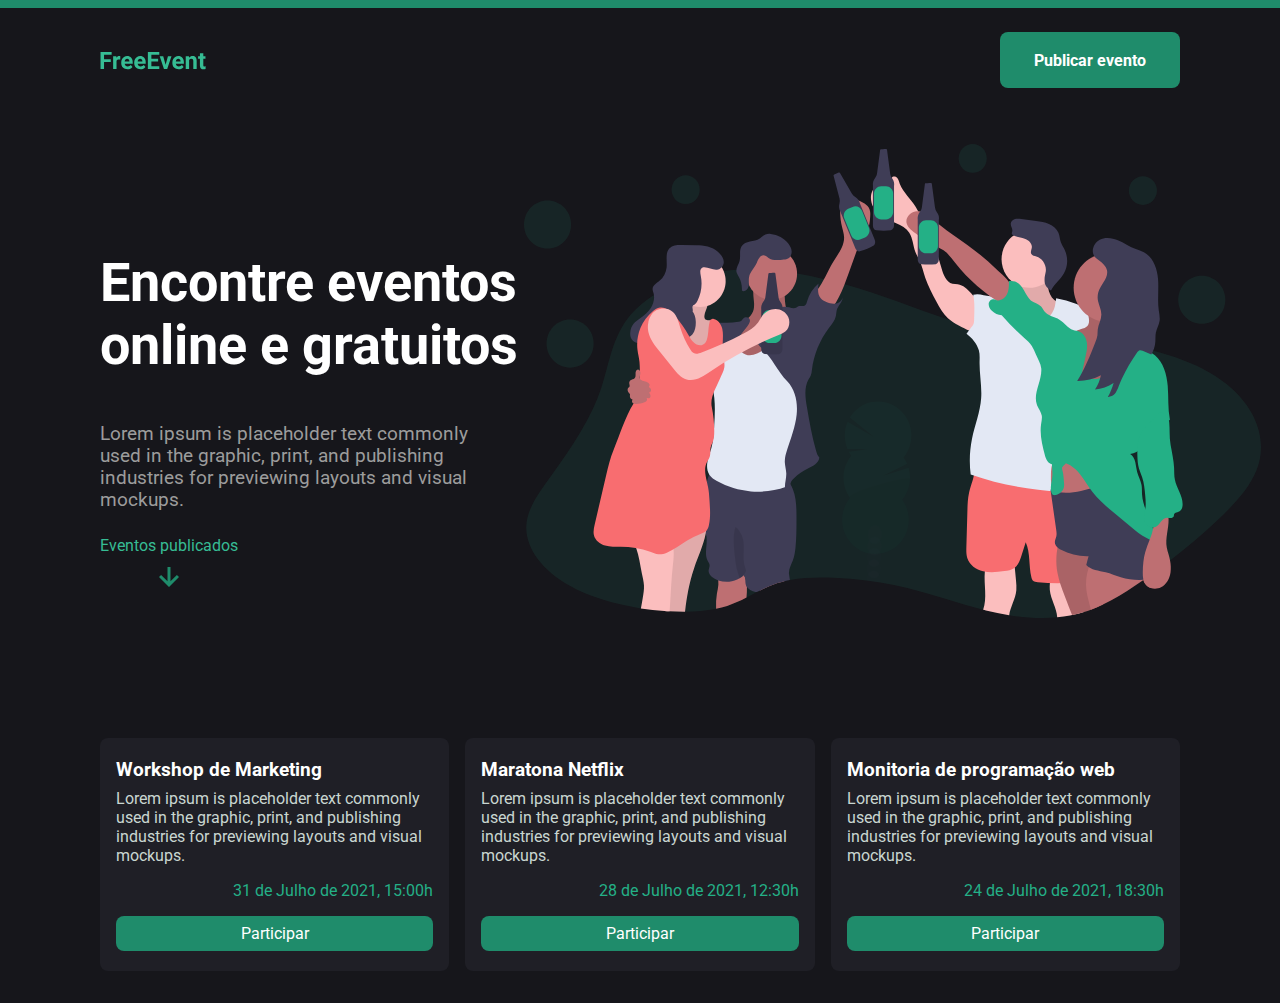
<file: index.html>
<!DOCTYPE html>

<html lang="pt-br">
  <head>
    <meta charset="UTF-8">
    <title>FreeEvent</title>
    <meta name="viewport" content="width=device-width, initial-scale=1" />
    <link href="css/app.css" rel="stylesheet">
    <link href="css/home.css" rel="stylesheet">
    <link href="https://fonts.googleapis.com/css2?family=Roboto:wght@400;500;700&display=swap" rel="stylesheet">
  </head>
  <body>
    <div class="container">
      <header>
        <a href="#">
          <img class="logo" src="assets/logo.svg" alt="freeEvent" />
        </a>
        <div class="btn">
          <a href="pages/new-event/">
            <button class="btn-register">Publicar evento</button>
          </a>
        </div>
      </header>
      <main>
        <div class="banner">
          <div class="title">
            <h1>Encontre eventos online e gratuitos</h1>
            <h3>Lorem ipsum is placeholder text commonly used in the graphic, 
              print, and publishing industries for previewing layouts and visual mockups.</h3>
          </div>
          <img class="hero-img" src="assets/hero.svg" alt="festa" />
          
          <div class="arrow">
            <span>Eventos publicados</span>
            <a href="#events">
              <img src="assets/down-arrow.svg" alt="arrow">
            </a>
          </div>
        </div>
        <div id="events" class="content">
          <ul class="events">
            <li class="event">
              <h5 class="event__title">Workshop de Marketing</h5>
              <p class="event__description">
                Lorem ipsum is placeholder text commonly used in the graphic, 
                print, and publishing industries for previewing layouts and visual mockups.
              </p>
              <span class="event__date">31 de Julho de 2021, 15:00h</span>
              <a class="event__link" href="https://meet.google.com/btj-ddffhhf">Participar</a>
            </li>
            <li class="event">
              <h5 class="event__title">Maratona Netflix</h5>
              <p class="event__description">
                Lorem ipsum is placeholder text commonly used in the graphic, 
                print, and publishing industries for previewing layouts and visual mockups.
              </p>
              <span class="event__date">28 de Julho de 2021, 12:30h</span>
              <a class="event__link" href="https://meet.google.com/btj-ddffhhf">Participar</a>
            </li>
            <li class="event">
              <h5 class="event__title">Monitoria de programação web</h5>
              <p class="event__description">
                Lorem ipsum is placeholder text commonly used in the graphic, 
                print, and publishing industries for previewing layouts and visual mockups.
              </p>
              <span class="event__date">24 de Julho de 2021, 18:30h</span>
              <a class="event__link" href="https://meet.google.com/btj-ddffhhf">Participar</a>
            </li>
          </ul>
        </div>
      </main>
    </div>
  </body>
</html>
</file>
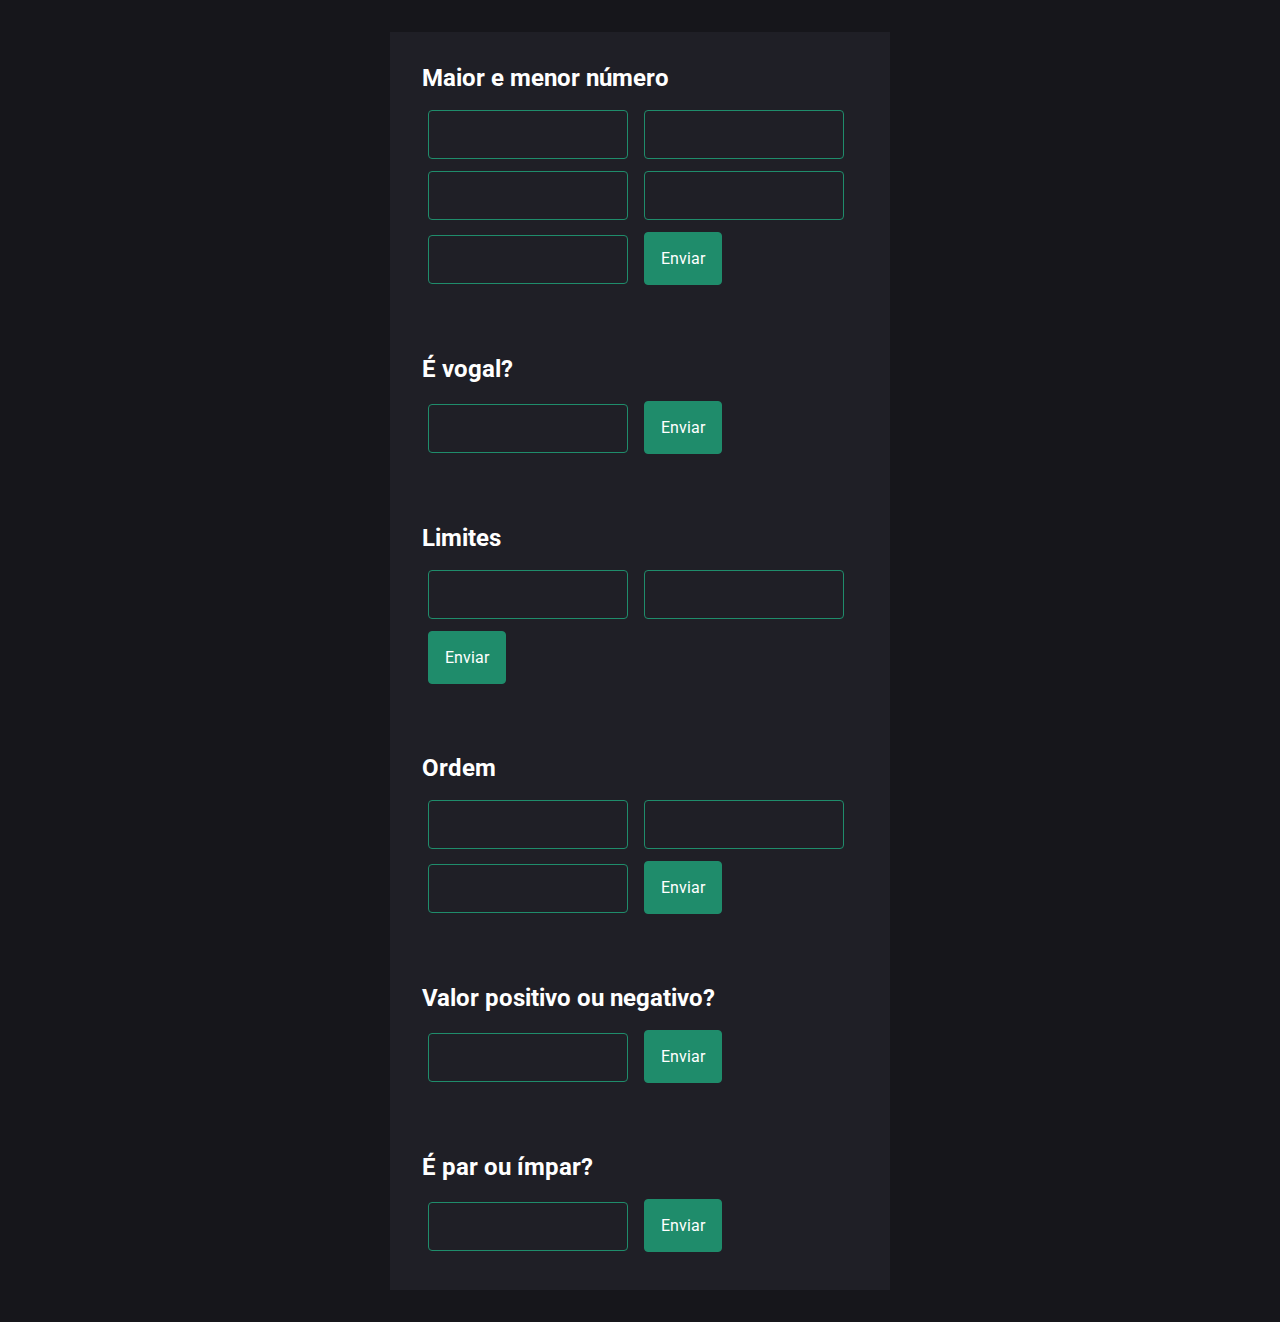
<file: pages/functions/index.html>
<!DOCTYPE html>
<html lang="en">
  <head>
    <meta charset="UTF-8">
    <title>FreeEvent</title>
    <meta name="viewport" content="width=device-width, initial-scale=1" />
    <link href="../../css/app.css" rel="stylesheet">
    <link href="../../css/functions.css" rel="stylesheet">
    <link href="https://fonts.googleapis.com/css2?family=Roboto:wght@400;500;700&display=swap" rel="stylesheet">
  </head>
  <body>
    <div class="container">
      <main>
        <form id="maior-menor">
          <h1>Maior e menor número</h1>
          <input type="number" name="number">
          <input type="number" name="number">
          <input type="number" name="number">
          <input type="number" name="number">
          <input type="number" name="number">
          <input type="submit" value="Enviar">
        </form>

        <form id="vogal">
          <h1>É vogal?</h1>
          <input type="text" id="caracter">
          <input type="submit" value="Enviar">
        </form>

        <form id="limites">
          <h1>Limites</h1>
          <input type="number" id="inferior">
          <input type="number" id="superior">
          <input type="submit" value="Enviar">
        </form>

        <form id="ordem">
          <h1>Ordem</h1>
          <input type="number" name="valor">
          <input type="number" name="valor">
          <input type="number" name="valor">
          <input type="submit" value="Enviar">
        </form>

        <form id="positivo-negativo">
          <h1>Valor positivo ou negativo?</h1>
          <input type="number" id="valor">
          <input type="submit" value="Enviar">
        </form>

        <form id="par-impar">
          <h1>É par ou ímpar?</h1>
          <input type="number" id="valor-form6">
          <input type="submit" value="Enviar">
        </form>
      </main>
    </div>
  </body>
  <script>
    // MAIOR MENOR
    const form1 = document.getElementById('maior-menor');
    form1.addEventListener('submit', (event) => {
      event.preventDefault(); // stop form submission

      let numbers = [];
      form1.querySelectorAll('[name]').forEach((elem) => {
        if (elem.value)
          numbers.push(parseInt(elem.value));
      });

      MAIOR_MENOR(numbers[0], numbers[1], numbers[2], numbers[3], numbers[4])

      function MAIOR_MENOR(a, b, c, d, e) {
        let maior = Math.max(a, b, c, d, e)
        let menor = Math.min(a, b, c, d, e)

        alert("Menor valor: "+menor+ "\nMaior valor: "+maior)
      }
    });


    // VOGAL
    const form2 = document.getElementById('vogal');
    form2.addEventListener('submit', (event) => {
      event.preventDefault(); // stop form submission

      VOGAL(document.getElementById("caracter").value)

      function VOGAL(c) {
        const vogais = ["a", "e", "i", "o", "u"]
        alert(vogais.includes(c) ? 1 : 0)
      }
    });

    
    // LIMITES
    const form3 = document.getElementById('limites');
    form3.addEventListener('submit', (event) => {
      event.preventDefault(); // stop form submission

      const inferior = document.getElementById("inferior").value
      const superior = document.getElementById("superior").value

      LIMITES(parseInt(inferior), parseInt(superior))

      function LIMITES(li, ls) {
        let pares = []
        let soma = 0

        // intervalo aberto não inclui as extremidades
        for (let i = li+1; i < ls; i++) {
          if (i%2==0) {
            pares.push(i)
            soma += i; // entendi que é a soma dos pares
          }
        }

        alert("Números pares: "+pares.join(" , ")
        +"\nSomatória: "+soma)
      }
    });
    

    // ORDEM
    const form4 = document.getElementById('ordem');
    form4.addEventListener('submit', (event) => {
      event.preventDefault(); // stop form submission

      let numbers = [];
      form4.querySelectorAll('[name]').forEach((elem) => {
        if (elem.value)
          numbers.push(parseInt(elem.value));
      });

      ORDEM(numbers[0], numbers[1], numbers[2])

      function ORDEM(a, b, c) {
        
        const ordenados = [a, b, c].sort(function(a, b) {
                          return a - b;
                        })
        alert("Ordenados: "+ordenados.join(" , "))
      }
    });


    // Positivo ou negativo
    const form5 = document.getElementById('positivo-negativo');
    form5.addEventListener('submit', (event) => {
      event.preventDefault(); // stop form submission

      const result = POSITIVO_NEGATIVO(document.getElementById("valor").value)
      alert(result ? "Valor positivo" : "Valor negativo")

      function POSITIVO_NEGATIVO(x) {
        return x >= 0 ? true : false
      }
    });
  
  
    // Par-ímpar
    const form6 = document.getElementById('par-impar');
    form6.addEventListener('submit', (event) => {
      event.preventDefault(); // stop form submission

      const result = PAR_IMPAR(document.getElementById("valor-form6").value)
      alert(result ? "Valor é par" : "Valor é impar")

      function PAR_IMPAR(x) {
        return x%2 == 0 ? true : false
      }
    });
  </script>
</html>
</file>
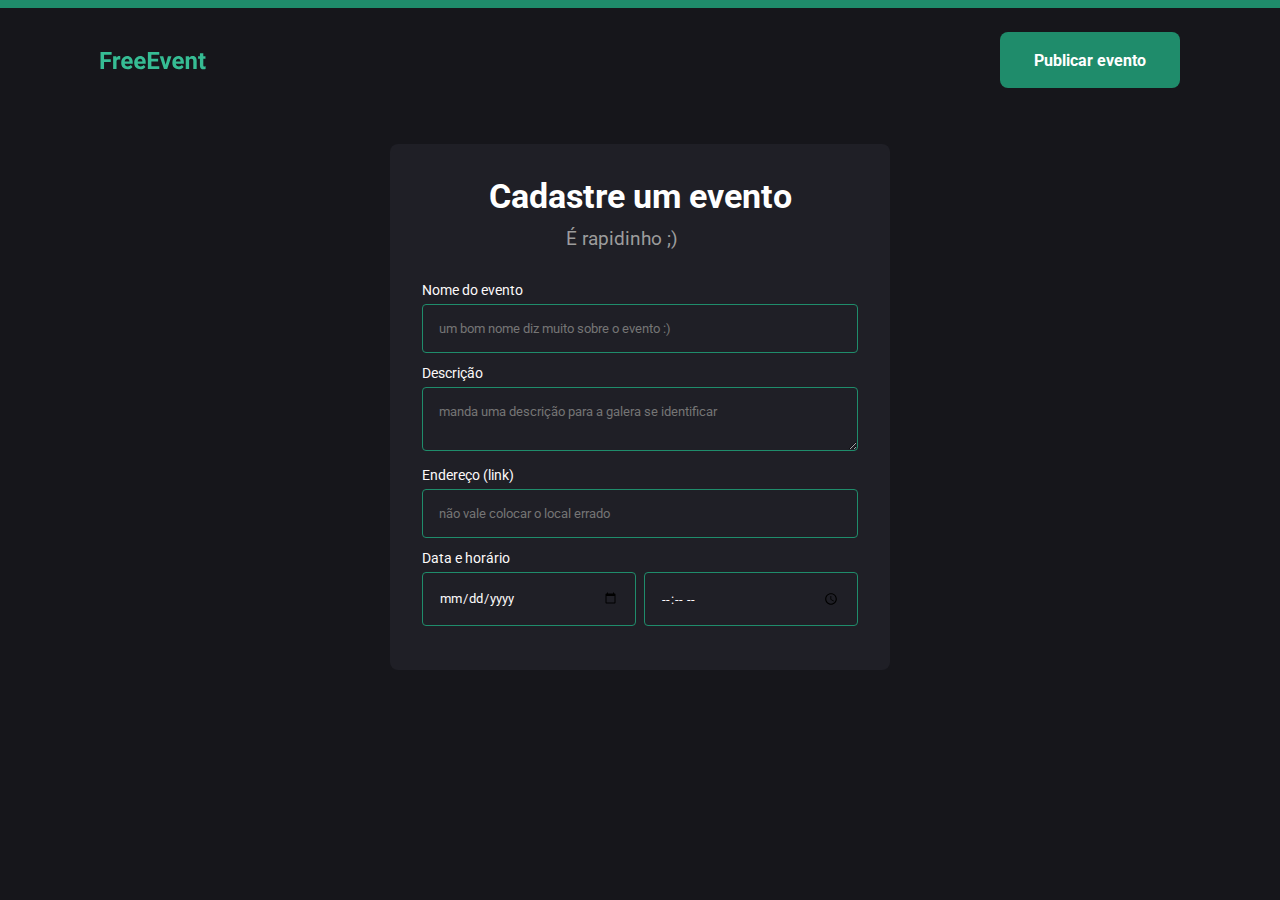
<file: pages/new-event/index.html>
<!DOCTYPE html>
<html lang="en">
  <head>
    <meta charset="UTF-8">
    <title>FreeEvent</title>
    <meta name="viewport" content="width=device-width, initial-scale=1" />
    <link href="../../css/app.css" rel="stylesheet">
    <link href="../../css/new-event.css" rel="stylesheet">
    <link href="https://fonts.googleapis.com/css2?family=Roboto:wght@400;500;700&display=swap" rel="stylesheet">
    <script src="script.js"></script>
  </head>
  <body>
    <div class="container">
      <header>
        <a href="../../index.html">
          <img class="logo" src="../../assets/logo.svg" alt="freeEvent" />
        </a>
        <div class="btn">
          <button class="btn-register" onclick="handleSubmit()">Publicar evento</button>
        </div>
      </header>
      <main>
        <div id="form-box">
          <div class="title">
            <h1>Cadastre um evento</h1>
            <h3>É rapidinho ;)</h3>
          </div>
          <form id="form">
            <div class="input-block">
              <label for="title">Nome do evento</label>
              <input type="text" name="title" id="title" placeholder="um bom nome diz muito sobre o evento :)" />
            </div>

            <div class="input-block">
              <label for="description">Descrição</label>
              <textarea name="description" id="description" placeholder="manda uma descrição para a galera se identificar"></textarea>
            </div>
            
            <div class="input-block">
              <label for="address">Endereço (link)</label>
              <input type="text" name="address" id="address" placeholder="não vale colocar o local errado" />
            </div>

            <div class="input-block">
              <label for="date">Data e horário</label>
              <div class="group">
                <input type="date" name="date" id="date" />
                <input type="time" name="time" id="time" />
              </div>
            </div>
          </form>
        </div>
      </main>
    </div>
  </body>
</html>
</file>
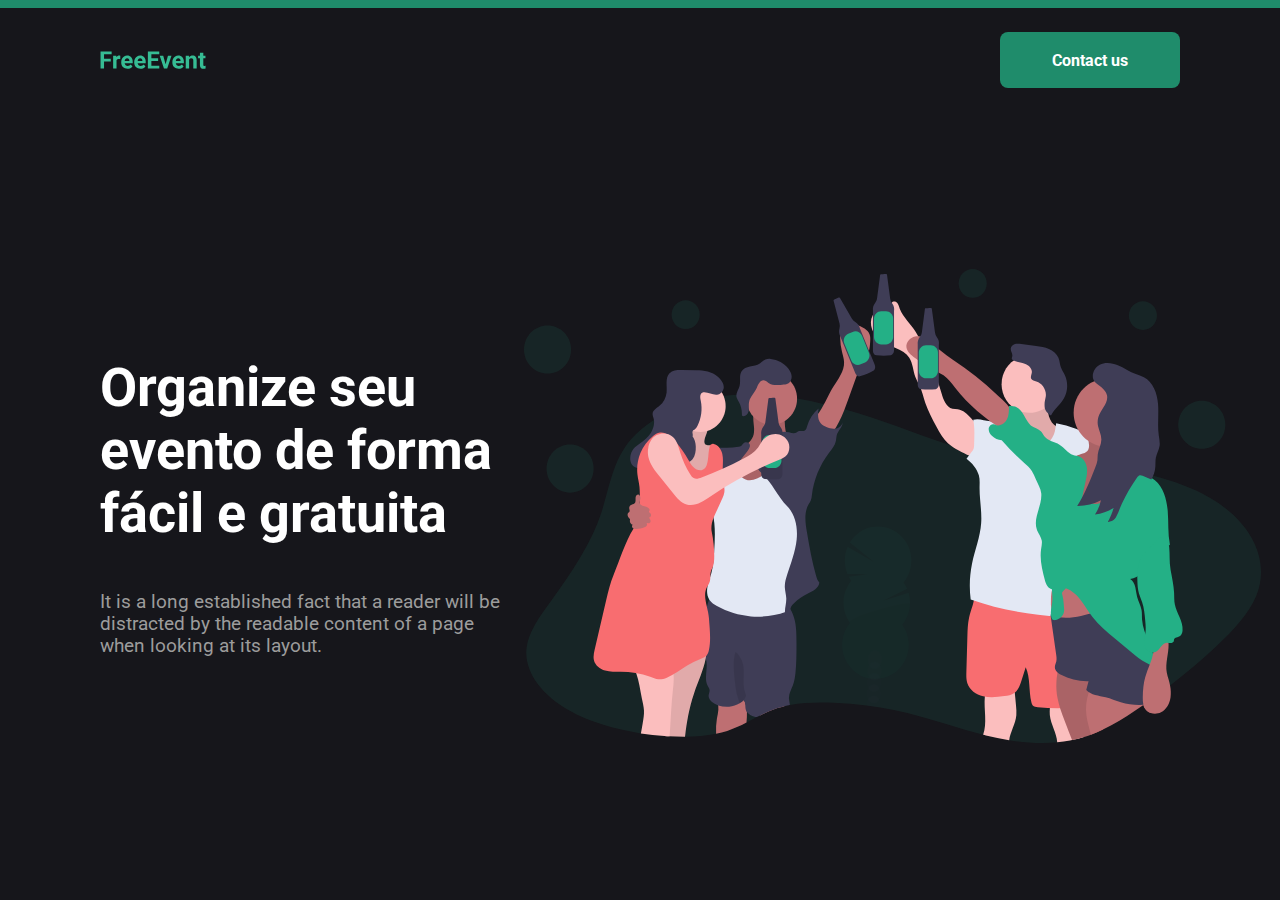
<file: home.html>
<!DOCTYPE html>

<html lang="pt-br">
  <head>
    <meta charset="UTF-8">
    <title>Agency</title>
    <meta name="viewport" content="width=device-width, initial-scale=1" />
    <link href="styles.css" rel="stylesheet">
    <link href="https://fonts.googleapis.com/css2?family=Roboto:wght@400;500;700&display=swap" rel="stylesheet">
  </head>
  <body>
    <div class="container">
      <header>
        <img src="assets/logo.svg" />
        <div class="btn">
          <!-- <button class="btn-login">Login</button> -->
          <button class="btn-register">Contact us</button>
        </div>
        <div class="menu">
          <img src="assets/menu.svg" />
        </div>
      </header>
      <main>
        <div class="title">
          <h1>Organize seu evento de forma fácil e gratuita </h1>
          <h3>It is a long established fact that a reader will be distracted by the readable content of a page when looking at its layout.</h3>
        </div>
        <img src="assets/hero.svg" />
      </main>
    </div>
  </body>
</html>
</file>
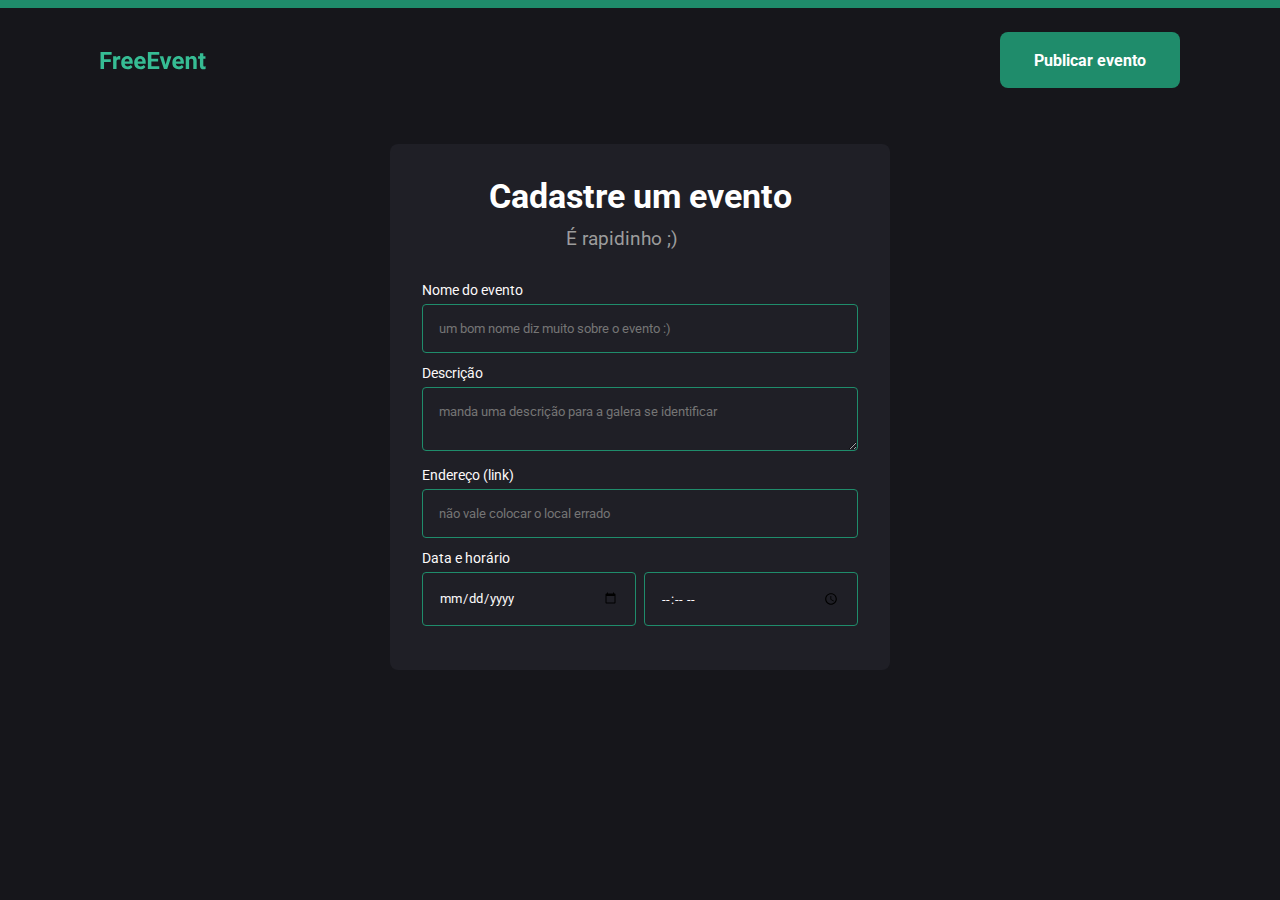
<file: new-event.html>
<!DOCTYPE html>
<html lang="en">
  <head>
    <meta charset="UTF-8">
    <title>FreeEvent</title>
    <meta name="viewport" content="width=device-width, initial-scale=1" />
    <link href="css/app.css" rel="stylesheet">
    <link href="css/new-event.css" rel="stylesheet">
    <link href="https://fonts.googleapis.com/css2?family=Roboto:wght@400;500;700&display=swap" rel="stylesheet">
  </head>
  <body>
    <div class="container">
      <header>
        <a href="/index.html">
          <img class="logo" src="assets/logo.svg" alt="freeEvent" />
        </a>
        <div class="btn">
          <button class="btn-register" onclick="alert('Evento publicado!')">Publicar evento</button>
        </div>
      </header>
      <main>
        <div id="form-box">
          <div class="title">
            <h1>Cadastre um evento</h1>
            <h3>É rapidinho ;)</h3>
          </div>
          <form>
            <div class="input-block">
              <label for="title">Nome do evento</label>
              <input type="text" name="title" placeholder="um bom nome diz muito sobre o evento :)" />
            </div>

            <div class="input-block">
              <label for="description">Descrição</label>
              <textarea type="text" name="description" placeholder="manda uma descrição para a galera se identificar"></textarea>
            </div>
            
            <div class="input-block">
              <label for="address">Endereço (link)</label>
              <input type="text" name="address" placeholder="não vale colocar o local errado" />
            </div>

            <div class="input-block">
              <label for="date">Data e horário</label>
              <div class="group">
                <input type="date" name="date" />
                <input type="time" name="time" />
              </div>
            </div>
          </form>
        </div>
      </main>
    </div>
  </body>
</html>
</file>
<file: css/app.css>
:root {
  --color-green: #1F8C6B;
  --color-background: #16161B;
  --color-background-light: #1F1F26;
}

* {
  margin: 0;
  padding: 0;
  outline: 0;
  box-sizing: border-box;
}

body {
  overflow-x: hidden;
  background-color: var(--color-background);
}

body, input, button, textarea {
  font-family: 'Roboto', sans-serif;
}  

.container {
  max-width: 1400px;
  width: 100%;
  margin: 0 auto;
  height: 100vh;

  display: flex;
  flex-direction: column;
}

header {
  background-color: transparent;
  padding: 24px 100px;
  display: flex;
  justify-content: space-between;
  border-top: 8px solid var(--color-green);
} 

header a {
  display: flex;
  align-items: center;
  justify-content: center;
  text-decoration: none;
}

header .btn button {
  font-size: 16px;
  width: 180px;
  height: 56px;
  border: 0;
  border-radius: 8px;
  font-weight: bold;
  cursor: pointer;
}

header .btn .btn-register {
  background:  var(--color-green);
  color: #fff;
}

header .btn .btn-register:hover {
  opacity: 0.9;
}

@media (max-width: 880px) {
  header {
    padding: 24px 50px;
  }
}

@media (max-width: 510px) {
  header {
    padding: 24px 30px;
    border-top-width: 4px;
  } 

  header .btn button {
    width: 140px;
    height: 42px;
    font-size: 14px;
  }
}

@media (max-width: 414px) {
  .logo {
    width: 90px;
  }
}
</file>
<file: css/home.css>
main {
  width: 100%;
  flex: 1;
  padding: 32px 100px;
}

.banner {
  position: relative;
  display: flex;
  align-items: center;
  justify-content: space-between;
}

.hero-img {
  /* max-width: 800px; */
  width: 100%;
  flex: 1;
}

.banner .title {
  min-width: 424px;
}

.banner .title h1 {
  color: #FFF;
  margin-bottom: 46px;
  font-size: 54px;
}

.banner .title h3 {
  color: #9C9C9C;
  font-weight: normal;
  max-width: 400px;
  /* margin-right: 40px; */
}

.arrow {
  position: absolute;
  bottom: 27px;
  display: flex;
  flex-direction: column;
  align-items: center;
  color: #36BC94;
}

.arrow img {
  margin-top: 8px;
  width: 24px;
  opacity: 1;
  animation: anima 1200ms ease infinite;
}

@keyframes anima {
  to {
    opacity: 0.3;
    transform: scale(0.85) translateY(20px);
  }
}

.content {
  margin-top: 120px;
}

.content .events {
  list-style: none;
  display: grid;
  grid-template-columns: repeat(3, 1fr);
  column-gap: 16px;
}

.events .event {
  display: flex;
  flex-direction: column;
  background: var(--color-background-light);
  padding: 20px 16px;
  border-radius: 8px;
}

.event .event__title {
  color: #FFF;
  font-size: 1.2rem;
  margin-bottom: 8px;
}

.event .event__description {
  color: rgb(201, 214, 209)
}

.event .event__date {
  color: #24B086;
  margin: 16px 0;
  text-align: right;
}

.event .event__link {
  padding: 8px 16px;
  background-color: var(--color-green);
  text-decoration: none;
  color: #FFF;
  border-radius: 8px;
  text-align: center;
}

@media (max-width: 880px) {
  main {
    padding: 32px 50px;
  }

  .banner .hero-img {
    margin-top: 60px;
    width: 100%;
  }

  .banner .title {
    min-width: 360px;
  }
  
  .banner .title h1 {
    margin-bottom: 20px;
    font-size: 46px;
  }

  .banner .title h3 {
    max-width: 400px;
  }  

  .content .events {
    grid-template-columns: 1fr 1fr;
    row-gap: 16px;
  }
}

@media (max-width: 510px) {
  main {
    padding: 32px 30px;
  }

  .banner {
    flex-direction: column;
  }

  .banner .title {
    min-width: auto;
  }
  
  .banner .title h1 {
    font-size: 34px;
  }

  .arrow {
    bottom: -62px;
  }

  .content .events {
    grid-template-columns: 1fr;
    row-gap: 16px;
  }
}

@media (max-width: 414px) {
  main .hero-img {
    margin-top: 30px;
    width: 100%;
  }

  .banner .title {
    margin-top: 15%;
  }
}
</file>
<file: css/functions.css>
main {
  width: 100%;
  flex: 1;
  padding: 32px 100px;
  color: #fff;
}

form {
  max-width: 500px;
  margin: 0 auto;
  background-color: var(--color-background-light);
  padding: 32px;
  /* border-radius: 8px; */
}

h1 {
  color: #FFF;
  margin-bottom: 12px;
  font-size: 24px;
}

form input {
  margin: 6px;
  max-width: 200px;
  background: transparent;
  border-radius: 4px;
  border: 1px solid var(--color-green);
  padding: 16px;
  color: #fcf9f9;
}

form input[type = "submit"] {
  background:  var(--color-green);
  color: #fff;
  cursor: pointer;
  font-size: 16px;
}

@media (max-width: 880px) {
  main {
    padding: 32px 50px;
  }
}

@media (max-width: 510px) {
  main {
    padding: 32px 30px;
  }
}
</file>
<file: css/new-event.css>
main {
  width: 100%;
  padding: 32px 100px;
}

#form-box {
  max-width: 500px;
  margin: 0 auto;
  background-color: var(--color-background-light);
  padding: 32px;
  border-radius: 8px;
}

.title {
  text-align: center;
  margin-bottom: 32px;
}

.title h1 {
  color: #FFF;
  margin-bottom: 12px;
  font-size: 34px;
}

.title h3 {
  color: #9C9C9C;
  font-weight: normal;
  max-width: 400px;
}

form .input-block {
  margin-bottom: 12px;
}

form .input-block label {
  display: block;
  color: #fcf9f9;
  margin-bottom: 6px;
  font-size: 14px;
}

form .input-block input {
  width: 100%;
  background: transparent;
  border-radius: 4px;
  border: 1px solid var(--color-green);
  padding: 16px;
  color: #fcf9f9;
}

form .input-block textarea {
  width: 100%;
  background: transparent;
  border-radius: 4px;
  border: 1px solid var(--color-green);
  padding: 16px;
  color: #fcf9f9;
  resize: vertical;
  max-height: 100px;
}

.group {
  display: flex;
  flex-direction: row;
}

.group input + input {
  margin-left: 8px;
}

@media (max-width: 880px) {
  main {
    padding: 32px 50px;
  }
}

@media (max-width: 510px) {
  main {
    padding: 32px 30px;
  }

  .title {
    text-align: center;
    margin-bottom: 24px;
  }  

  .title h1 {
    /* margin-bottom: 8px; */
    font-size: 24px;
  }

  .title h3 {
    font-size: 16px;
  }
}


@media (max-width: 412px) {
  #form-box {
    padding: 24px;
  }

  .group {
    flex-direction: column;
  }
  
  .group input + input {
    margin-left: 0;
    margin-top: 6px;
  }
}
</file>
<file: styles.css>
:root {
  --color-green: #1F8C6B;
  --color-background: #16161B;
}

* {
  margin: 0;
  padding: 0;
  outline: 0;
  box-sizing: border-box;
}

body {
  overflow-x: hidden;
  background-color: var(--color-background);
}

body, input, button {
  font-family: 'Roboto', sans-serif;
}  

.container {
  max-width: 1400px;
  width: 100%;
  margin: 0 auto;
  height: 100vh;

  display: flex;
  flex-direction: column;
}

header {
  background-color: transparent;
  padding: 24px 100px;
  display: flex;
  justify-content: space-between;
  border-top: 8px solid var(--color-green);
} 

header .btn button {
  font-size: 16px;
  width: 180px;
  height: 56px;
  border: 0;
  border-radius: 8px;
  font-weight: bold;
  cursor: pointer;
}

/* header .btn .btn-login {
  background: transparent;
  color: #EA473B;
  border: 1px solid #EA473B;
  margin-right: 8px;
} */

header .btn .btn-register {
  background:  var(--color-green);
  color: #fff;
}

header .btn .btn-register:hover {
  opacity: 0.9;
}

main {
  width: 100%;
  flex: 1;
  padding: 32px 100px;
  display: flex;
  align-items: center;
  justify-content: space-between;
}

main .hero-img {
  /* max-width: 800px; */
  width: 100%;
  flex: 1;
}

.title {
  min-width: 424px;
}

.title h1 {
  color: #FFF;
  margin-bottom: 46px;
  font-size: 54px;
}

.title h3 {
  color: #9C9C9C;
  font-weight: normal;
  max-width: 400px;
  /* margin-right: 40px; */
}

.menu {
  display: none;
}

@media (max-width: 880px) {
  header {
    padding: 24px 50px;
  }

  main {
    padding: 32px 50px;
  }

  main .hero-img {
    margin-top: 60px;
    width: 100%;
  }

  .title {
    min-width: 360px;
  }
  
  .title h1 {
    margin-bottom: 20px;
    font-size: 46px;
  }

  .title h3 {
    max-width: 400px;
  }  
}

@media (max-width: 510px) {
  header {
    padding: 24px 30px;
    border-top-width: 4px;
  } 

  header .btn button {
    width: 140px;
    height: 42px;
    font-size: 14px;
  }

  main {
    flex-direction: column;
    padding: 32px 30px;
  }

  .title {
    min-width: auto;
  }
  
  .title h1 {
    font-size: 34px;
  }
}

@media (max-width: 412px) {
  .logo {
    width: 90px;
  }

  main .hero-img {
    margin-top: 30px;
    width: 100%;
  }

  .title {
    margin-top: 15%;
  }
}
</file>
